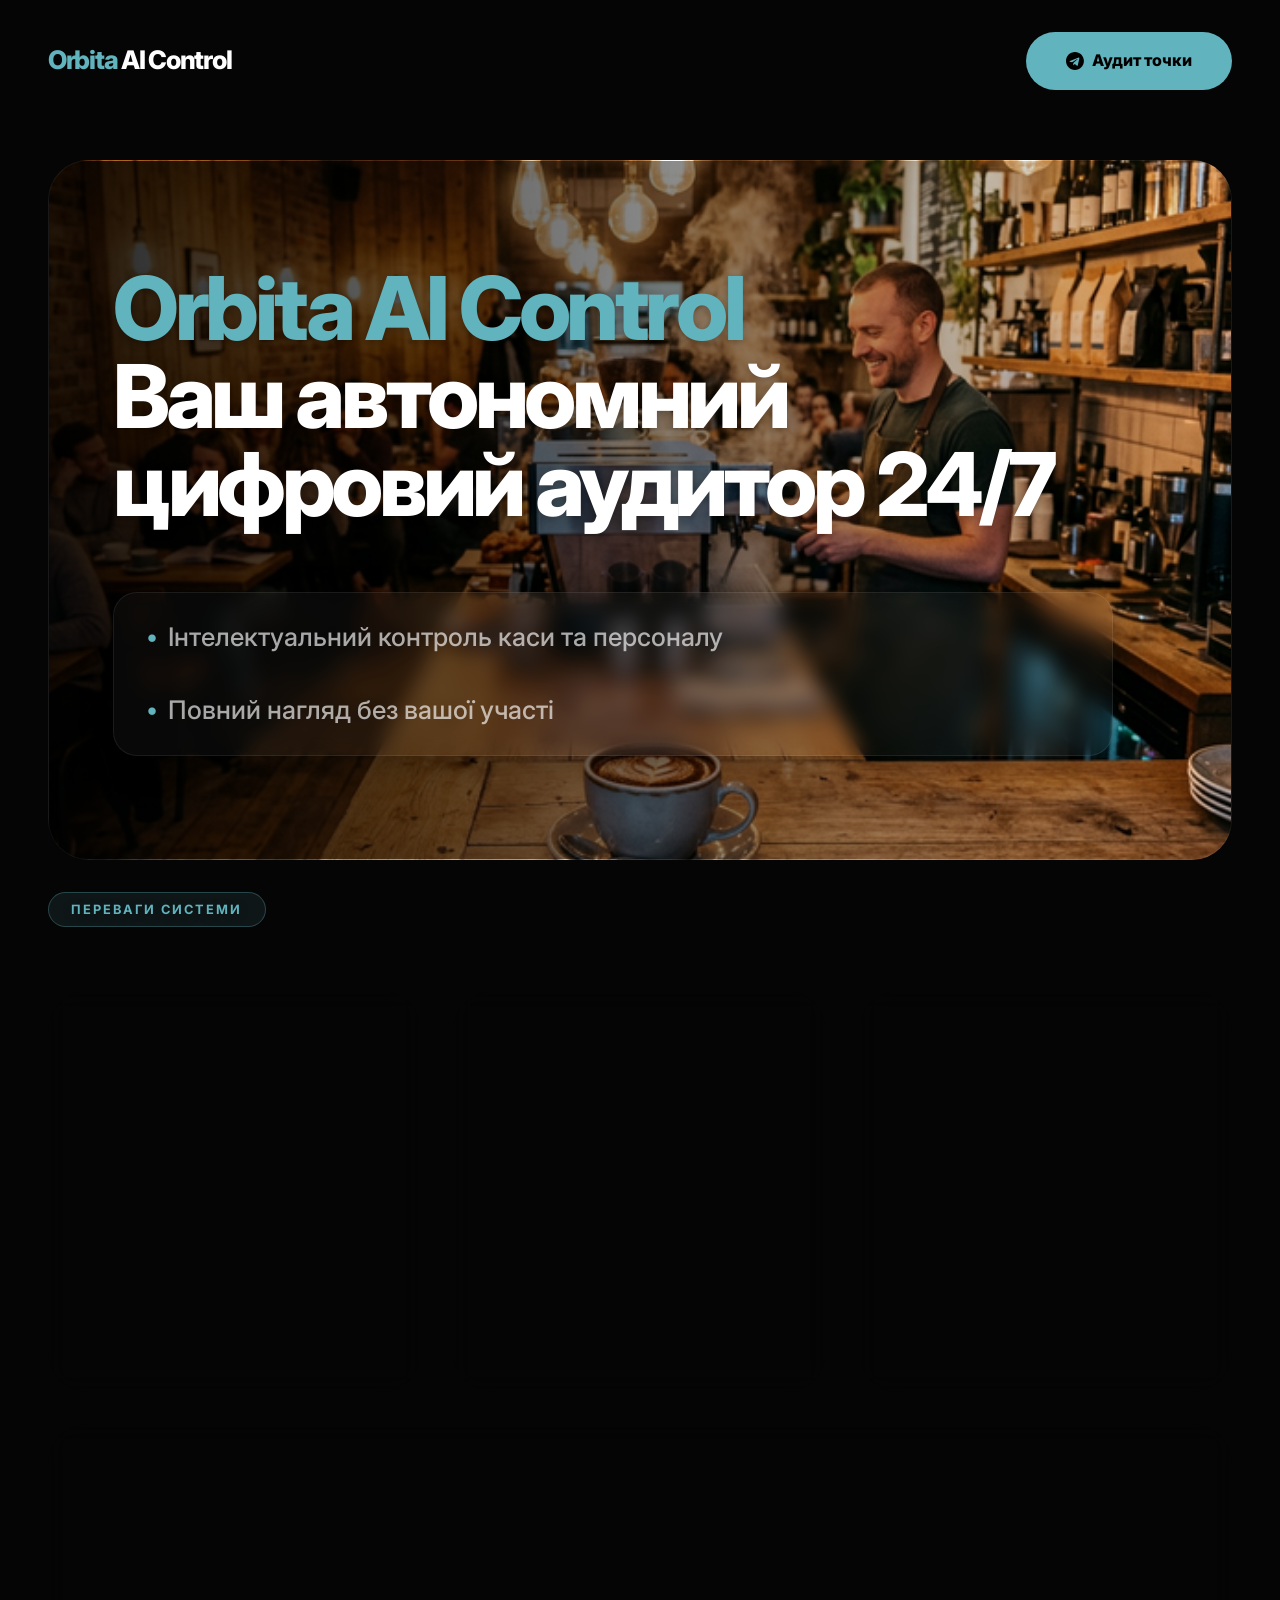
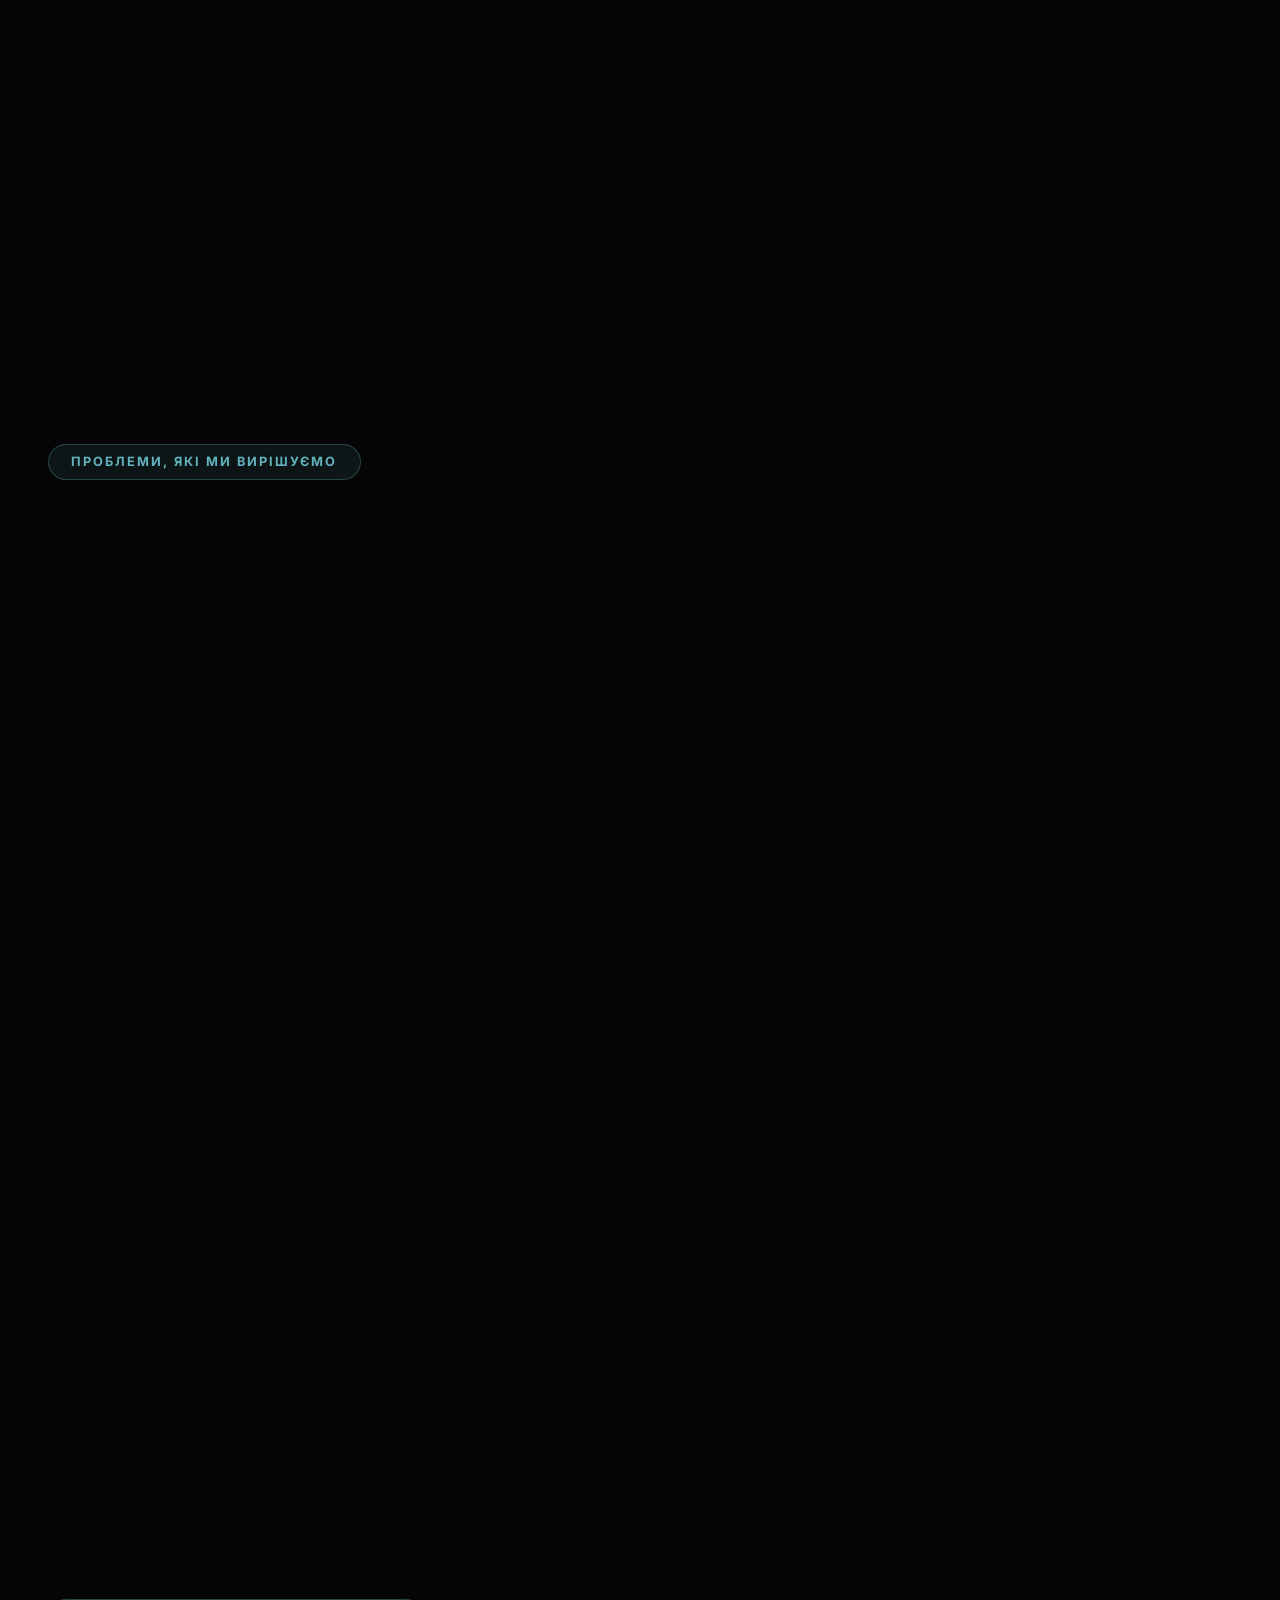
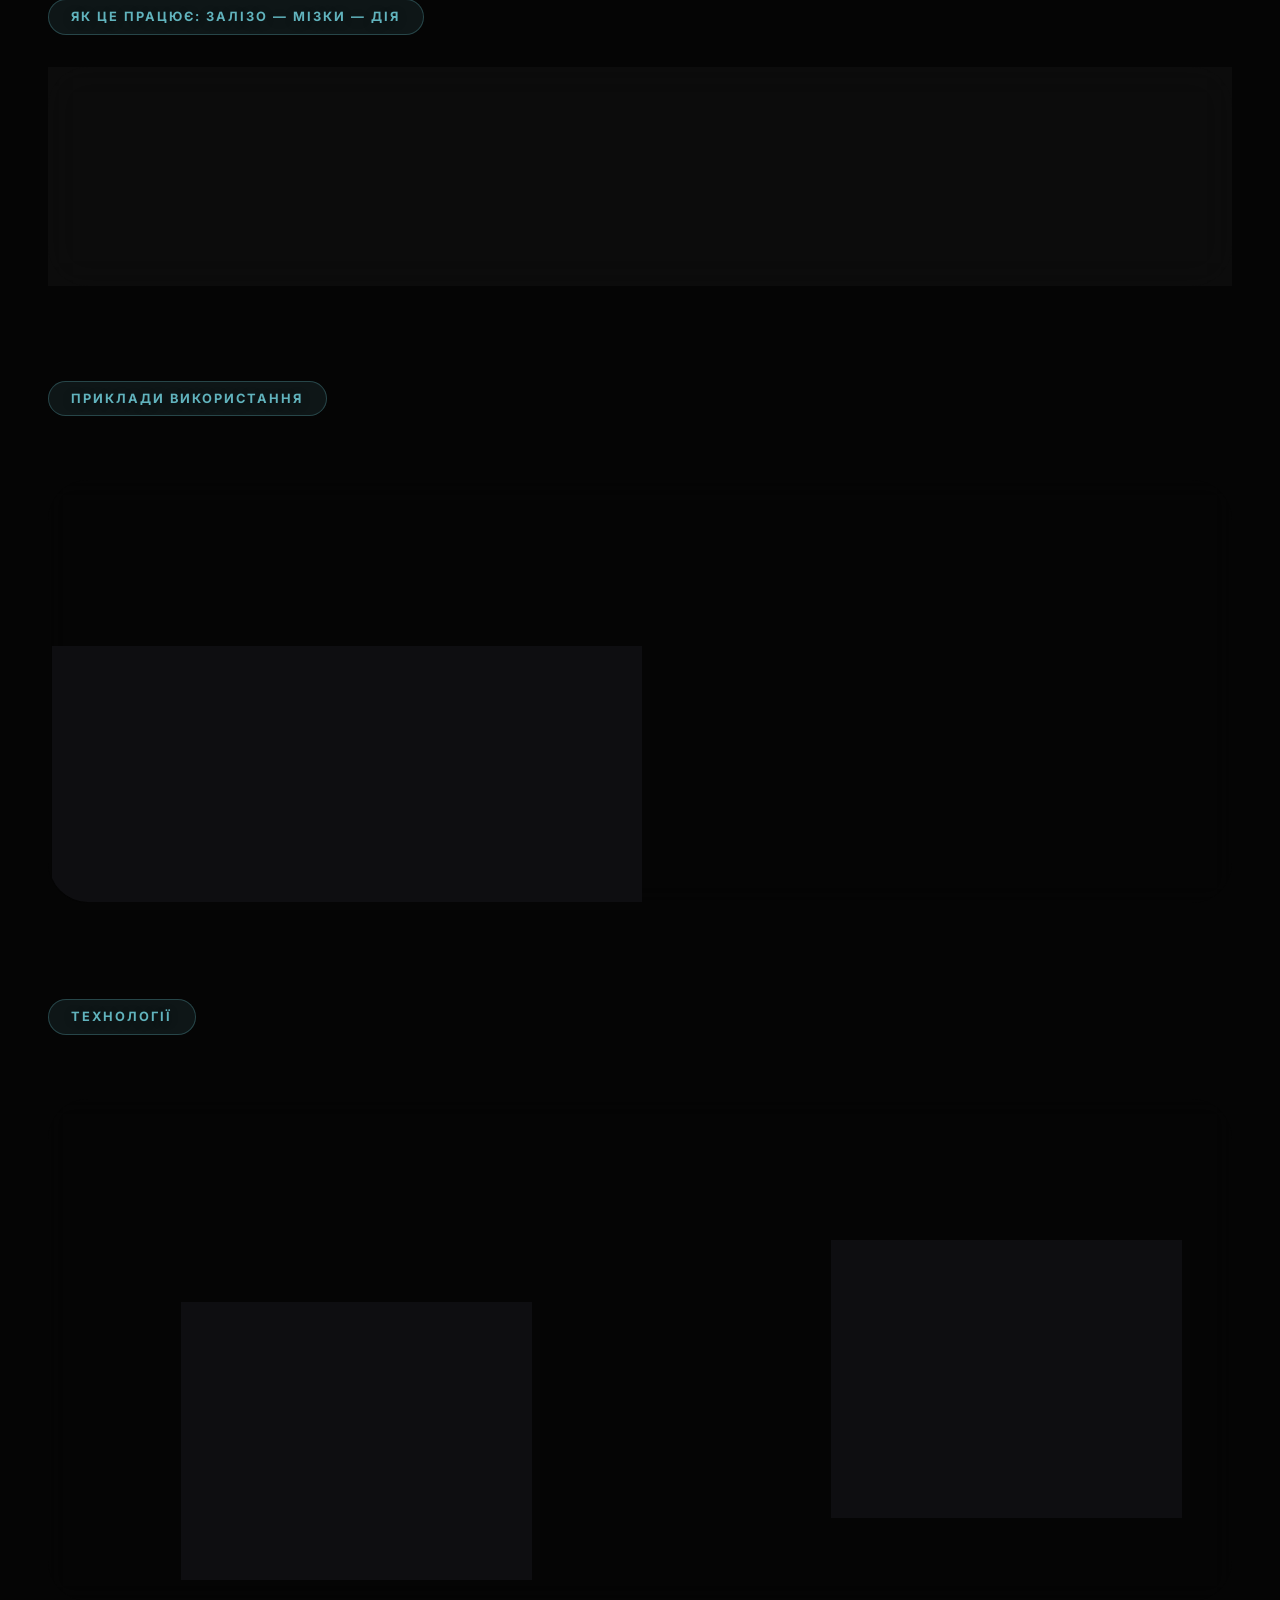
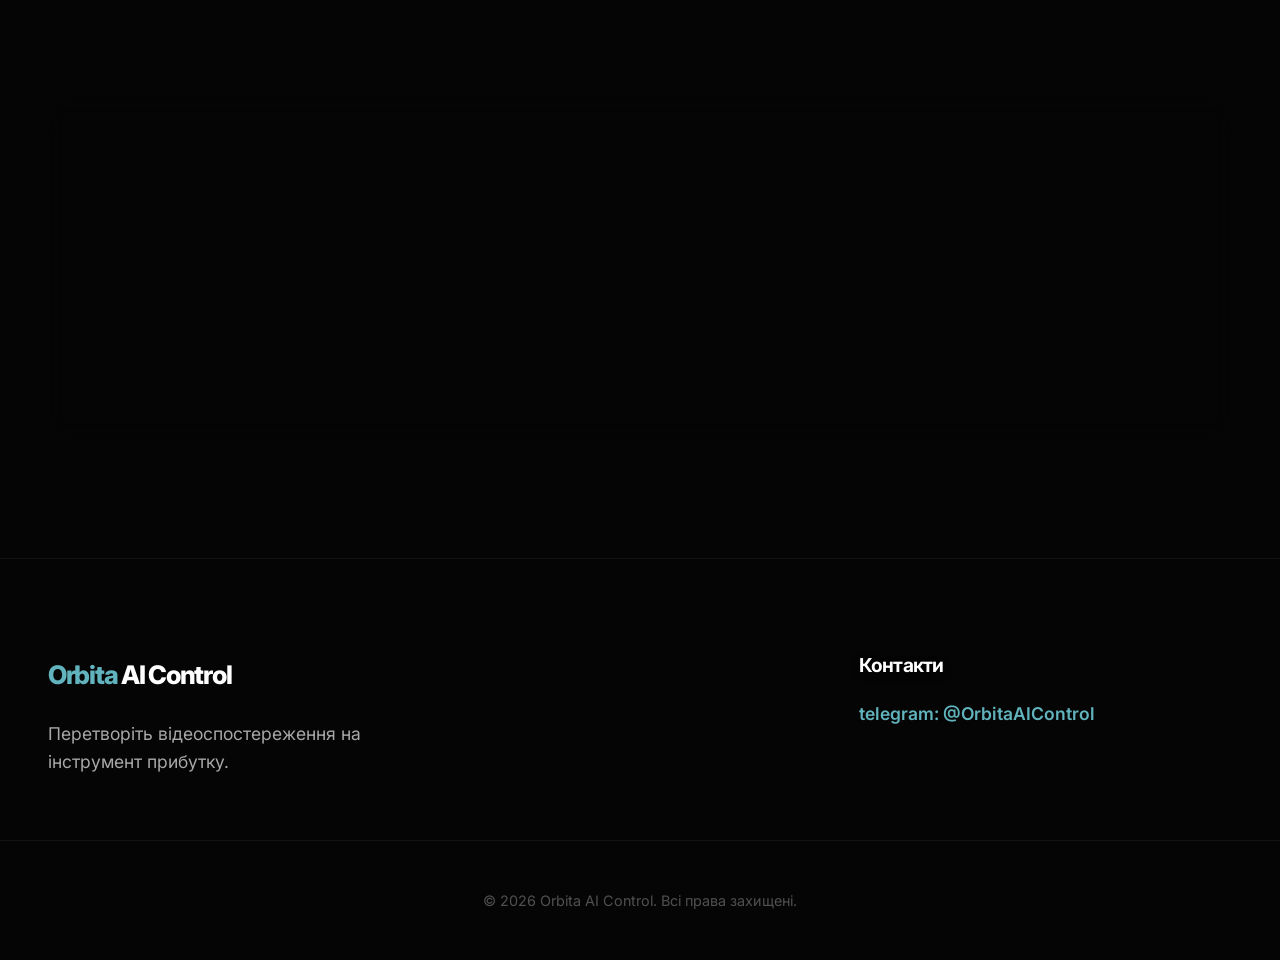
<file: index.html>
<!DOCTYPE html>
<html lang="uk">

<head>
    <meta charset="UTF-8">
    <meta name="viewport" content="width=device-width, initial-scale=1.0">
    <meta name="description"
        content="Orbita AI Control — Автономна система ІІ-аудиту, що працює 24/7. Контроль каси, персоналу та безпеки.">
    <title>Orbita AI Control | Ваш бізнес під наглядом інтелекту</title>
    <link rel="stylesheet" href="css/style.css">
    <link rel="preconnect" href="https://fonts.googleapis.com">
    <link rel="preconnect" href="https://fonts.gstatic.com" crossorigin>
    <link href="https://fonts.googleapis.com/css2?family=Inter:wght@300;400;600;800&display=swap" rel="stylesheet">
    <link rel="preload" as="image" href="images/hero-bg.png">
</head>

<body>
    <header class="header" id="header">
        <div class="container header-container">
            <a href="#" class="logo">
                <span class="logo-accent">Orbita</span> AI Control
            </a>
            <div class="header-actions">
                <a href="https://t.me/OrbitaAIControl" target="_blank" class="btn btn-primary nav-btn">
                    <svg style="width: 18px; height: 18px; fill: currentColor; margin-right: 8px;" viewBox="0 0 24 24">
                        <path
                            d="M11.944 0C5.352 0 0 5.352 0 11.944c0 6.592 5.352 11.944 11.944 11.944 6.592 0 11.944-5.352 11.944-11.944C23.888 5.352 18.536 0 11.944 0zm5.833 8.356l-1.99 9.389c-.148.667-.546.824-1.102.518l-3.037-2.231-1.463 1.407c-.161.161-.295.295-.602.295l.217-3.083 5.611-5.07c.245-.217-.051-.334-.375-.12l-6.935 4.361-2.99-.935c-.648-.204-.658-.648.139-.958l11.694-4.509c.542-.199 1.014.125.833.935z" />
                    </svg>
                    Аудит точки
                </a>
            </div>
        </div>
    </header>

    <main class="page-main" id="home">
        <div class="container container-bento">
            <div class="bento-grid">

                <!-- 1. Hero Section -->
                <div class="bento-card bento-span-3 hero-card-custom fade-in">
                    <div class="bento-content text-left" style="max-width: 1000px;">
                        <h1 class="hero-title"><span style="color: var(--accent-color);">Orbita AI Control</span><br>Ваш автономний цифровий аудитор 24/7</h1>
                        <div class="hero-features-container">
                            <ul class="hero-features-list">
                                <li><span>•</span> Інтелектуальний контроль каси та персоналу</li>
                                <li><span>•</span> Повний нагляд без вашої участі</li>
                            </ul>
                        </div>
                    </div>
                </div>

                <!-- 1.2. Benefits for Owner -->
                <div class="bento-span-3 section-header-card fade-in" id="benefits">
                    <h2 class="section-badge badge">Переваги системи</h2>
                </div>

                <div class="bento-card bento-span-1 glass-card fade-in">
                    <div class="bento-content">
                        <div class="card-icon icon-turquoise">
                            <svg width="40" height="40" viewBox="0 0 24 24" fill="none" stroke="currentColor" stroke-width="2" stroke-linecap="round" stroke-linejoin="round"><circle cx="12" cy="12" r="10"></circle><polyline points="12 6 12 12 16 14"></polyline></svg>
                        </div>
                        <h3 class="card-title">Економія часу</h3>
                        <p class="card-text">Система сама знайде критичні моменти та надішле звіт у Telegram.</p>
                    </div>
                </div>

                <div class="bento-card bento-span-1 glass-card fade-in delay-1">
                    <div class="bento-content">
                        <div class="card-icon icon-turquoise">
                            <svg width="40" height="40" viewBox="0 0 24 24" fill="none" stroke="currentColor" stroke-width="2" stroke-linecap="round" stroke-linejoin="round"><path d="M12 22s8-4 8-10V5l-8-3-8 3v7c0 6 8 10 8 10z"></path></svg>
                        </div>
                        <h3 class="card-title">Запобігання втратам</h3>
                        <p class="card-text">Моментальне виявлення неоформлених чеків або помилок персоналу.</p>
                    </div>
                </div>

                <div class="bento-card bento-span-1 glass-card fade-in delay-2">
                    <div class="bento-content">
                        <div class="card-icon icon-turquoise">
                            <svg width="40" height="40" viewBox="0 0 24 24" fill="none" stroke="currentColor" stroke-width="2" stroke-linecap="round" stroke-linejoin="round"><path d="M1 12s4-8 11-8 11 8 11 8-4 8-11 8-11-8-11-8z"></path><circle cx="12" cy="12" r="3"></circle></svg>
                        </div>
                        <h3 class="card-title">Об'єктивність 24/7</h3>
                        <p class="card-text">Штучний інтелект працює без вихідних та не має улюбленців.</p>
                    </div>
                </div>

                <!-- 1.5. About System Block -->
                <div class="bento-card bento-span-3 glass-card fade-in delay-1">
                    <div class="bento-content text-center about-content">
                        <h2 class="about-title">Інтелектуальна система управління ефективністю</h2>
                        <p class="about-subtitle">
                            Перетворюємо відео та аудіо на точні дані. Замінюємо суб'єктивні оцінки прозорою аналітикою.
                        </p>

                        <div class="about-inner-block">
                            <h3 class="about-inner-title">Про систему</h3>
                            <p class="about-inner-text">Orbita AI Control – це цифрове рішення, яке аналізує реальні дії співробітників. Ми допомагаємо бізнесу бачити реальну картину взаємодії із клієнтами та виявляти точки зростання виручки.</p>
                        </div>
                    </div>
                </div>

                <!-- 2. Pain Points -->
                <div class="bento-span-3 section-header-card fade-in" id="problems" style="margin-top: 4rem;">
                    <h2 class="section-badge badge">Проблеми, які ми вирішуємо</h2>
                </div>

                <div class="bento-card bento-span-1 glass-card fade-in">
                    <div class="bento-content">
                        <div class="card-icon icon-turquoise">
                            <svg width="40" height="40" viewBox="0 0 24 24" fill="none" stroke="currentColor" stroke-width="2" stroke-linecap="round" stroke-linejoin="round"><path d="M17 21v-2a4 4 0 0 0-4-4H5a4 4 0 0 0-4 4v2"></path><circle cx="9" cy="7" r="4"></circle><path d="M23 21v-2a4 4 0 0 0-3-3.87"></path><path d="M16 3.13a4 4 0 0 1 0 7.75"></path></svg>
                        </div>
                        <h3 class="card-title">Людський фактор</h3>
                        <p class="card-text">Забудьте про «забуті» чеки та помилки касирів. Orbita AI Control бачить кожну дію.</p>
                    </div>
                </div>

                <div class="bento-card bento-span-1 glass-card fade-in delay-1">
                    <div class="bento-content text-center">
                        <div class="stat-value" style="color: var(--accent-color); font-size: 5rem;"> До 20%</div>
                        <div class="stat-label" style="color: #ff4d4d;">Втраченого прибутку</div>
                        <p class="card-text" style="margin-top: 1rem;">Ми повертаємо кошти, які раніше зникали через неефективність.</p>
                    </div>
                </div>

                <div class="bento-card bento-span-1 glass-card fade-in delay-2">
                    <div class="bento-content">
                        <div class="card-icon icon-turquoise">
                            <svg width="40" height="40" viewBox="0 0 24 24" fill="none" stroke="currentColor" stroke-width="2" stroke-linecap="round" stroke-linejoin="round"><polygon points="13 2 3 14 12 14 11 22 21 10 12 10 13 2"></polygon></svg>
                        </div>
                        <h3 class="card-title">Блекаути</h3>
                        <p class="card-text">Наші системи споживають мінімум енергії та працюють повністю автономно.</p>
                    </div>
                </div>



                <div class="bento-card bento-span-3 fade-in delay-1" style="background: transparent; border: none; box-shadow: none; padding: 0;">
                    <div class="telegram-mockup">
                        <div class="tg-header">
                            <div class="tg-avatar">OA</div>
                            <div class="tg-info">
                                <h4>Orbita AI Control</h4>
                                <span>bot</span>
                            </div>
                        </div>
                        <div class="tg-body">
                            <div class="tg-message" style="max-width: 95%;">
                                <p style="margin-bottom: 8px;">📍 <b>Об'єкт:</b> Кафе "Центральне" (Каса #1)<br>
                                   📅 <b>Дата:</b> 11.03.2026<br>
                                   ⏰ <b>Час:</b> 14:22:15</p>
                                
                                <p style="color: #d16666; font-weight: 700; border-left: 2px solid #d16666; padding-left: 8px; margin: 10px 0;">
                                    Система виявила невідповідність між діями персоналу та касовими операціями.
                                </p>

                                <p>📝 <b>Опис порушення:</b><br>
                                Barista прийняв оплату готівкою, але не відкрив касову зміну та не видав чек. Кошти не були поміщені в касу.</p>

                                <div class="tg-stat-grid" style="border-color: #61b3bd; margin: 10px 0;">
                                    <div class="tg-stat-item">📊 <b>Дія:</b> Прийом готівки без чека</div>
                                    <div class="tg-stat-item">💰 <b>Втрати:</b> ~145 грн (орієнтовно)</div>
                                </div>

                                <p>🖼️ <b>Докази:</b><br>
                                <span style="display: block; background: #f0f0f0; border: 1px dashed #ccc; padding: 15px; text-align: center; border-radius: 8px; margin: 5px 0; font-size: 0.8rem; color: #666;">
                                    [Скриншот з камери]
                                </span></p>

                                <p style="font-size: 0.8rem; border-top: 1px solid #eee; padding-top: 8px; margin-top: 8px;">
                                    ⚡ <b>Статус:</b> Повідомлено адміністратора.<br>
                                    ✅ <b>Рекомендація:</b> Звірка каси (14:20-14:25).
                                </p>
                                <span class="tg-message-time">14:22</span>
                            </div>
                        </div>
                    </div>
                </div>

                <!-- 3. How it Works -->
                <div class="bento-span-3 section-header-card fade-in" id="how-it-works" style="margin-top: 2rem;">
                    <h2 class="section-badge badge" style="margin:0;">Як це працює: Залізо — Мізки — Дія</h2>
                </div>

                <div class="bento-card bento-span-3 fade-in">
                    <div class="process-steps">
                        <div class="step">
                            <div class="step-num">1</div>
                            <h4>Встановлення</h4>
                        </div>
                        <div class="step">
                            <div class="step-num">2</div>
                            <h4>Налаштування</h4>
                        </div>
                        <div class="step">
                            <div class="step-num">3</div>
                            <h4>Контроль</h4>
                        </div>
                        <div class="step">
                            <div class="step-num">4</div>
                            <h4>Результат</h4>
                        </div>
                    </div>
                </div>

                <!-- 4. Niche Solutions -->
                <div class="bento-span-3 section-header-card fade-in" id="niche" style="margin-top: 4rem;">
                    <h2 class="section-badge badge">Приклади використання</h2>
                </div>

                <div class="bento-card bento-span-3 tabs-container glass-card fade-in" style="padding: 0;">
                    <div class="tabs-header">
                        <button class="tab-btn active" data-tab="tab-1">Кав'ярні</button>
                        <button class="tab-btn" data-tab="tab-2">Склади</button>
                        <button class="tab-btn" data-tab="tab-3">Обмінники</button>
                        <button class="tab-btn" data-tab="tab-4">Виробництво</button>
                    </div>
                    <div class="tabs-content">
                        <div class="tab-pane active" id="tab-1">
                            <div class="tab-bg tab-bg-1" data-bg="tab-bg-1"></div>
                            <div class="tab-text">
                                <h3>Контроль та аналітика</h3>
                                <p>Приготування напоїв, чистота стійки, чеки повз касу.</p>
                            </div>
                        </div>
                        <div class="tab-pane" id="tab-2">
                            <div class="tab-bg tab-bg-2" data-bg="tab-bg-2"></div>
                            <div class="tab-text">
                                <h3>Логістичний нагляд</h3>
                                <p>Якість пакування, наявність ТТН, техніка безпеки.</p>
                            </div>
                        </div>
                        <div class="tab-pane" id="tab-3">
                            <div class="tab-bg tab-bg-3" data-bg="tab-bg-3"></div>
                            <div class="tab-text">
                                <h3>Фінансова безпека</h3>
                                <p>Перерахунок готівки, безпека зони, відповідність регламенту.</p>
                            </div>
                        </div>
                        <div class="tab-pane" id="tab-4">
                            <div class="tab-bg tab-bg-4" data-bg="tab-bg-4"></div>
                            <div class="tab-text">
                                <h3>Режимний контроль</h3>
                                <p>Дотримання регламентів, фіксування браку на лінії.</p>
                            </div>
                        </div>
                    </div>
                </div>

                <!-- 5. Future Tech -->
                <div class="bento-span-3 section-header-card fade-in" style="margin-top: 4rem;">
                    <h2 class="section-badge badge">Технології</h2>
                </div>

                <div class="bento-card bento-span-3 tech-container glass-card fade-in" style="padding: 0;">
                    <div class="tech-image-wrapper">
                        <div class="tech-callout callout-1">
                            <h4>Візуальний аудит</h4>
                            <p>Система фіксує кожну операцію з бездоганною точністю.</p>
                        </div>
                        <div class="tech-callout callout-2">
                            <h4>Edge Computing</h4>
                            <p>Вся аналітика відбувається на місці. Це максимально безпечно.</p>
                        </div>
                        <div class="tech-callout callout-3">
                            <h4>Smart Tracking</h4>
                            <p>Наш агент розуміє контекст події та порівнює її зі стандартом.</p>
                        </div>
                        <div class="tech-center-img">
                            <img src="images/insta360.png" alt="Hardware" loading="lazy">
                        </div>
                    </div>
                </div>

                <!-- CTA -->
                <div class="bento-card bento-cta bento-span-3 glass-card fade-in" id="contact" style="margin-top: 4rem; padding: clamp(3rem, 8vw, 7rem) clamp(1.5rem, 5vw, 4rem);">
                    <div class="bento-content text-center">
                        <h2 style="font-size: clamp(1.8rem, 5vw, 2.8rem); margin-bottom: 2rem; text-align: center;">Обговорити впровадження</h2>
                        <div style="display: flex; justify-content: center;">
                            <a href="https://t.me/OrbitaAIControl" target="_blank" class="btn btn-telegram">
                                Зв'язатися в Telegram
                            </a>
                        </div>
                    </div>
                </div>

            </div>
        </div>
    </main>

    <footer class="footer">
        <div class="container footer-container">
            <div class="footer-brand">
                <a href="#" class="logo">
                    <span class="logo-accent">Orbita</span> AI Control
                </a>
                <p>Перетворіть відеоспостереження на інструмент прибутку.</p>
            </div>

            <div class="footer-contact">
                <h4>Контакти</h4>
                <p><a href="https://t.me/OrbitaAIControl">telegram: @OrbitaAIControl</a></p>
            </div>
        </div>
        <div class="footer-bottom container">
            <p>© 2026 Orbita AI Control. Всі права захищені.</p>
        </div>
    </footer>
    <script src="js/main.js"></script>
</body>

</html>
</file>
<file: css/style.css>
:root {
    --bg-color: #050505;
    --surface-color: rgba(255, 255, 255, 0.03);
    --surface-light: rgba(255, 255, 255, 0.06);
    --accent-color: #61b3bd;
    --accent-glow: rgba(97, 179, 189, 0.3);
    --text-primary: #ffffff;
    --text-secondary: rgba(255, 255, 255, 0.65);
    --font-main: 'Inter', system-ui, -apple-system, sans-serif;
    --transition: 0.5s cubic-bezier(0.16, 1, 0.3, 1);
    --border-radius: 40px;
    --grid-gap: 32px;
}

* {
    margin: 0;
    padding: 0;
    box-sizing: border-box;
    -webkit-font-smoothing: antialiased;
    -moz-osx-font-smoothing: grayscale;
}

img, video, canvas, svg {
    max-width: 100%;
    height: auto;
}

html {
    scroll-behavior: smooth;
    overflow-x: hidden;
    width: 100%;
}

body {
    font-family: var(--font-main);
    background-color: var(--bg-color);
    color: var(--text-primary);
    line-height: 1.6;
    font-weight: 400;
    overflow-x: hidden;
}

/* Typography */
h1, h2, h3, h4 {
    line-height: 1.1;
    font-weight: 800;
    letter-spacing: -0.04em;
    text-shadow: 0 2px 10px rgba(0,0,0,0.3);
}

h1, h2 {
    color: var(--text-primary);
}

.highlight {
    color: var(--accent-color);
    text-shadow: 0 0 20px var(--accent-glow);
}

/* Utility */
.container {
    max-width: 1400px;
    margin: 0 auto;
    padding: 0 3rem;
}

/* Header */
.header {
    position: fixed;
    top: 0;
    left: 0;
    width: 100%;
    z-index: 1000;
    padding: 2rem 0;
    transition: var(--transition);
    background: transparent;
}

.header.scrolled {
    background: rgba(5, 5, 5, 0.7);
    backdrop-filter: blur(20px);
    -webkit-backdrop-filter: blur(20px);
    padding: 1.2rem 0;
    border-bottom: 1px solid rgba(255, 255, 255, 0.05);
}

.header-container {
    display: flex;
    justify-content: space-between;
    align-items: center;
}

.header-actions {
    display: flex;
    align-items: center;
    gap: 1.5rem;
}

.logo {
    font-size: 1.6rem;
    font-weight: 800;
    color: var(--text-primary);
    text-decoration: none;
    letter-spacing: -0.05em;
}

.logo-accent {
    color: var(--accent-color);
}

/* Buttons */
.btn {
    display: inline-flex;
    align-items: center;
    justify-content: center;
    padding: 1rem 2.5rem;
    border-radius: 100px;
    font-family: inherit;
    font-weight: 600;
    font-size: 1rem;
    text-decoration: none;
    cursor: pointer;
    transition: var(--transition);
    border: none;
}

.btn-primary {
    background-color: var(--accent-color);
    color: #000;
}

.btn-primary:hover {
    transform: scale(1.05);
    box-shadow: 0 0 30px var(--accent-glow);
}

.btn-telegram {
    background-color: transparent;
    color: #fff;
    padding: 0.85rem 2rem;
    font-weight: 600;
    font-size: 0.95rem;
    border: 1px solid rgba(255, 255, 255, 0.25);
    letter-spacing: 0.03em;
    gap: 0.5rem;
}

.btn-telegram:hover {
    background-color: var(--accent-color);
    border-color: var(--accent-color);
    color: #000;
    transform: translateY(-3px) scale(1.03);
    box-shadow: 0 8px 24px rgba(97, 179, 189, 0.3);
}

/* Layout Overrides */
.page-main {
    padding-top: 160px;
    padding-bottom: 120px;
}

/* Bento Grid System */
.bento-grid {
    display: grid;
    grid-template-columns: repeat(3, 1fr);
    grid-auto-rows: minmax(min-content, auto);
    gap: var(--grid-gap);
}

.bento-card {
    background: var(--surface-color);
    backdrop-filter: blur(20px);
    -webkit-backdrop-filter: blur(20px);
    border: 1px solid rgba(255, 255, 255, 0.05);
    border-radius: var(--border-radius);
    padding: 60px;
    position: relative;
    overflow: hidden;
    transition: transform 0.5s cubic-bezier(0.16, 1, 0.3, 1), box-shadow 0.5s cubic-bezier(0.16, 1, 0.3, 1);
    will-change: transform;
    display: flex;
    flex-direction: column;
    contain: layout style;
}

.bento-card:hover {
    transform: translateY(-4px);
    box-shadow: 0 20px 50px rgba(0, 0, 0, 0.4);
}

.bento-span-1 {
    grid-column: span 1;
}

.bento-span-2 {
    grid-column: span 2;
}

.bento-span-3 {
    grid-column: span 3;
}

.bento-row-span-2 {
    grid-row: span 2;
}

/* Bento Content Alignment */
.bento-content {
    position: relative;
    z-index: 2;
    height: 100%;
    display: flex;
    flex-direction: column;
    justify-content: center;
}

.text-center {
    align-items: center;
    text-align: center;
}

/* Bento Specific Card Styles */
.hero-card-custom {
    background-image: linear-gradient(to right, rgba(0,0,0,0.85) 0%, rgba(0,0,0,0.4) 60%, transparent 100%), url('../images/cafe-hero-bg.jpg');
    background-size: cover;
    background-position: center;
    background-repeat: no-repeat;
    min-height: 700px;
    padding: 6rem 4rem;
    justify-content: flex-end;
}

.bento-hero {
    justify-content: center;
}

.badge {
    display: inline-block;
    padding: 0.6rem 1.4rem;
    background: rgba(97, 179, 189, 0.1);
    color: var(--accent-color);
    border: 1px solid rgba(97, 179, 189, 0.3);
    border-radius: 100px;
    font-size: 0.8rem;
    font-weight: 700;
    margin-bottom: 2rem;
    text-transform: uppercase;
    letter-spacing: 2px;
    align-self: flex-start;
}

.hero-title,
.section-title {
    font-size: clamp(3rem, 7vw, 5.5rem);
    margin-bottom: 2rem;
    letter-spacing: -0.05em;
    line-height: 1;
    word-wrap: break-word;
}

.hero-features-container {
    background: rgba(255, 255, 255, 0.03);
    backdrop-filter: blur(10px);
    -webkit-backdrop-filter: blur(10px);
    border: 1px solid rgba(255, 255, 255, 0.08);
    border-radius: 24px;
    padding: 1.5rem 2rem;
    display: inline-block;
    margin-top: 2rem;
    box-shadow: 0 8px 32px 0 rgba(0, 0, 0, 0.3);
}

.hero-features-list {
    list-style: none;
    padding: 0;
    margin: 0;
    display: flex;
    flex-wrap: wrap;
    gap: 2rem;
}

.hero-features-list li {
    font-size: clamp(1rem, 3.5vw, 1.6rem);
    font-weight: 500;
    color: var(--text-secondary);
    display: flex;
    align-items: center;
    gap: 10px;
}

.hero-features-list li span {
    color: var(--accent-color);
    font-size: 1.5rem;
}

.hero-description {
    font-size: 1.15rem;
    color: var(--text-secondary);
    margin-bottom: 2.5rem;
    max-width: 600px;
    line-height: 1.6;
}

.hero-actions {
    display: flex;
    gap: 1rem;
    flex-wrap: wrap;
}

/* About System Block */
.about-content {
    max-width: 1000px;
    margin: 0 auto;
    width: 100%;
}

.about-title {
    font-size: 2.5rem;
    margin-bottom: 2rem;
}

.about-subtitle {
    font-size: 1.25rem;
    color: var(--accent-color);
    margin-bottom: 3rem;
    font-weight: 500;
}

.about-inner-block {
    background: rgba(255,255,255,0.02);
    padding: 3rem;
    border-radius: 30px;
    border: 1px solid rgba(255,255,255,0.05);
    text-align: left;
}

.about-inner-title {
    margin-bottom: 1rem;
}

.about-inner-text {
    color: var(--text-secondary);
    font-size: clamp(1rem, 3vw, 1.45rem);
    line-height: 1.6;
}

/* Bento Image Card */
.bento-image {
    padding: 0;
    justify-content: center;
    align-items: center;
    background: linear-gradient(145deg, var(--surface-light), var(--surface-color));
}

.hero-image {
    width: 100%;
    height: 100%;
    object-fit: cover;
    opacity: 0.9;
    transition: var(--transition);
}

.bento-image:hover .hero-image {
    transform: scale(1.03);
}

.glow-effect {
    position: absolute;
    inset: 0;
    box-shadow: inset 0 0 50px rgba(93, 126, 158, 0.15);
    pointer-events: none;
    z-index: 1;
}

/* Bento Features & Stats */
.card-title {
    font-size: 1.5rem;
    margin-bottom: 1rem;
    font-weight: 700;
}

.card-text {
    color: var(--text-secondary);
    font-size: clamp(1rem, 2.8vw, 1.35rem);
    font-weight: 500;
}

.card-icon {
    font-size: 3rem;
    margin-bottom: 1.5rem;
    display: flex;
    align-items: center;
    justify-content: flex-start;
}

.text-center .card-icon {
    justify-content: center;
}

.feature-list {
    list-style: none;
    margin-top: 1.5rem;
}

.feature-list li {
    display: flex;
    align-items: center;
    gap: 1rem;
    margin-bottom: 1rem;
    font-weight: 600;
    font-size: 1.1rem;
}

.feature-list .icon {
    width: 24px;
    height: 24px;
    fill: var(--accent-color);
}

.stat-value {
    font-size: clamp(3rem, 5vw, 4.5rem);
    font-weight: 800;
    margin-bottom: 0.5rem;
    line-height: 1;
}

.stat-label {
    color: #000;
    font-size: 1.1rem;
    text-transform: uppercase;
    letter-spacing: 1.5px;
    font-weight: 800;
}

.bento-stat-accent {
    background-color: var(--accent-color);
    color: #000;
    box-shadow: 0 0 30px var(--accent-glow);
    border-top: none;
}

.bento-stat-accent .stat-value,
.bento-stat-accent .stat-label {
    color: #000;
    font-weight: 800;
    text-shadow: none;
}

/* Compact Card Variant */
.bento-card.card-compact {
    padding: 24px;
    border-radius: 24px;
}

.bento-card.card-compact .card-icon {
    font-size: 2.2rem;
    margin-bottom: 0.75rem;
}

.bento-card.card-compact .card-title {
    font-size: 1.4rem;
    margin-bottom: 0.6rem;
}

.bento-card.card-compact .stat-value {
    font-size: 2.8rem !important;
}

.bento-card.card-compact .card-text {
    font-size: 1.15rem;
    line-height: 1.5;
}

/* Arrow Card Variant */
.card-arrow {
    position: relative;
    clip-path: polygon(0% 0%, calc(100% - 30px) 0%, 100% 50%, calc(100% - 30px) 100%, 0% 100%);
    padding-right: 60px !important;
}

/* Glassmorphism Card Variant */
.glass-card {
    background: #1e1e22 !important;
    backdrop-filter: blur(12px);
    -webkit-backdrop-filter: blur(12px);
    border: 1px solid rgba(97, 179, 189, 0.3) !important;
    box-shadow: 0 8px 32px 0 rgba(0, 0, 0, 0.3) !important;
    transition: transform 0.4s ease, border-color 0.4s ease, background 0.4s ease !important;
}

.glass-card:hover {
    background: #252529 !important;
    border-color: rgba(97, 179, 189, 0.5) !important;
    transform: translateY(-8px);
}

/* Electronic Receipt Style */
.receipt-card {
    background-color: #fff !important;
    color: #000 !important;
    font-family: 'Courier New', Courier, monospace;
    padding: 2rem 1.5rem !important;
    position: relative;
    border: none !important;
    box-shadow: 0 10px 30px rgba(0, 0, 0, 0.4) !important;
    overflow: visible !important;
    max-width: 480px;
    margin-left: auto !important;
    margin-right: auto !important;
}

.receipt-card::before,
.receipt-card::after {
    content: "";
    position: absolute;
    left: 0;
    width: 100%;
    height: 15px;
    background-size: 20px 20px;
    z-index: 2;
}

.receipt-card::before {
    top: -10px;
    background-image: radial-gradient(circle at 10px 15px, transparent 12px, #f8f9fa 13px);
}

.receipt-card::after {
    bottom: -10px;
    background-image: radial-gradient(circle at 10px 5px, transparent 12px, #f8f9fa 13px);
}

.receipt-header {
    text-align: center;
    border-bottom: 2px dashed #ccc;
    padding-bottom: 1.5rem;
    margin-bottom: 1.5rem;
}

.receipt-header h3 {
    color: #000 !important;
    font-size: 1.5rem !important;
    text-transform: uppercase;
    font-weight: 800;
    line-height: 1.2;
}

.receipt-section {
    margin-bottom: 2rem;
}

.receipt-section-title {
    font-weight: 800;
    margin-bottom: 0.75rem;
    display: flex;
    align-items: center;
    gap: 0.5rem;
    font-size: 1.4rem;
    color: #000 !important;
}

.receipt-item {
    display: flex;
    justify-content: space-between;
    margin-bottom: 0.8rem;
    font-size: 1.4rem;
    line-height: 1.2;
    color: #000 !important;
    font-weight: 800;
}

.receipt-divider {
    border-top: 2px dashed #bbb;
    margin: 1.5rem 0;
}

.receipt-card .card-text {
    color: #000 !important;
    font-size: 1.25rem !important;
    font-weight: 700;
    line-height: 1.3;
}

.icon-turquoise {
    color: var(--accent-color) !important;
}

.btn-primary {
    background-color: #61b3bd;
    border: none;
    font-weight: 800;
}

.btn-primary:hover {
    background-color: #529ba4;
    box-shadow: 0 0 25px rgba(97, 179, 189, 0.5);
}

@media (max-width: 768px) {
    .card-arrow {
        clip-path: none;
        padding-right: 40px !important;
    }
}

/* CTA Card */
.bento-glow {
    position: relative;
}

.bento-glow::before {
    content: '';
    position: absolute;
    top: 0;
    left: 0;
    width: 100%;
    height: 100%;
    background: radial-gradient(circle at center, rgba(93, 126, 158, 0.15) 0%, transparent 70%);
    pointer-events: none;
}

.bento-cta {
    align-items: center;
    text-align: center;
}

.bento-cta h2 {
    font-size: 2.2rem;
    margin-bottom: 2rem;
    letter-spacing: -0.5px;
}

.cta-form {
    display: flex;
    gap: 1rem;
    justify-content: center;
    width: 100%;
    max-width: 500px;
    margin: 0 auto;
}

.form-input {
    padding: 1rem 1.5rem;
    border-radius: 12px;
    border: 1px solid rgba(255, 255, 255, 0.1);
    background: rgba(0, 0, 0, 0.7);
    color: var(--text-primary);
    font-family: inherit;
    font-size: 1rem;
    flex: 1;
    transition: var(--transition);
}

.form-input:focus {
    outline: none;
    border-color: var(--accent-color);
    box-shadow: 0 0 15px rgba(93, 126, 158, 0.2);
}

.bento-cta .btn {
    border-radius: 12px;
}

/* Animations (Scroll) — GPU only: opacity + transform */
.fade-in {
    opacity: 0;
    transform: translateY(40px);
    transition: opacity 1s cubic-bezier(0.16, 1, 0.3, 1), transform 1s cubic-bezier(0.16, 1, 0.3, 1);
    will-change: transform, opacity;
    backface-visibility: hidden;
    -webkit-backface-visibility: hidden;
}

.fade-in.visible {
    opacity: 1;
    transform: translateY(0);
    will-change: auto; /* Release after animation */
}

.delay-1 {
    transition-delay: 0.15s;
}

.delay-2 {
    transition-delay: 0.3s;
}

/* Footer */
.footer {
    background: var(--bg-color);
    padding: 6rem 0 3rem;
    border-top: 1px solid rgba(255, 255, 255, 0.05);
}

.footer-container {
    display: grid;
    grid-template-columns: 2fr 1fr;
    gap: 4rem;
    margin-bottom: 4rem;
}

.footer-brand p {
    color: var(--text-secondary);
    margin-top: 1.5rem;
    font-size: 1.1rem;
    max-width: 400px;
}

.footer h4 {
    margin-bottom: 1.5rem;
    font-size: 1.2rem;
    font-weight: 700;
}

.footer-contact a {
    color: var(--accent-color);
    text-decoration: none;
    font-size: 1.1rem;
    font-weight: 600;
}

.footer-bottom {
    text-align: center;
    padding-top: 3rem;
    border-top: 1px solid rgba(255, 255, 255, 0.05);
    color: rgba(255, 255, 255, 0.3);
    font-size: 0.9rem;
}

@media (max-width: 768px) {
    .footer {
        padding: 4rem 0 2rem;
    }

    .footer-container {
        grid-template-columns: 1fr;
        gap: 2.5rem;
        text-align: center;
    }

    .footer-brand p {
        max-width: 100%;
        margin: 1rem auto 0;
    }
}

/* --- NEW COMPONENTS CSS --- */

/* Orbits Hero */
.orbits-container {
    position: absolute;
    top: 50%;
    left: 50%;
    transform: translate(-50%, -50%);
    width: 100vw;
    max-width: 800px;
    height: 800px;
    pointer-events: none;
    z-index: 1;
    opacity: 0.6;
    overflow: hidden;
}

.orbit {
    position: absolute;
    top: 50%;
    left: 50%;
    transform: translate(-50%, -50%);
    border: 1px solid rgba(93, 126, 158, 0.15);
    border-radius: 50%;
    animation: rotate linear infinite;
}

.orbit-1 {
    width: 300px;
    height: 300px;
    animation-duration: 20s;
}

.orbit-2 {
    width: 500px;
    height: 500px;
    border-style: dashed;
    animation-duration: 35s;
    animation-direction: reverse;
    border-color: rgba(93, 126, 158, 0.3);
}

.orbit-3 {
    width: 700px;
    height: 700px;
    animation-duration: 50s;
}

.cpu-center {
    position: absolute;
    top: 50%;
    left: 50%;
    transform: translate(-50%, -50%);
    width: 60px;
    height: 60px;
    background: var(--surface-color);
    border: 2px solid var(--accent-color);
    border-radius: 12px;
    display: flex;
    align-items: center;
    justify-content: center;
    font-weight: 800;
    font-size: 1.2rem;
    color: var(--accent-color);
    box-shadow: 0 0 30px var(--accent-glow);
}

@keyframes rotate {
    0% {
        transform: translate(-50%, -50%) rotate(0deg);
    }

    100% {
        transform: translate(-50%, -50%) rotate(360deg);
    }
}

/* Process Steps */
.process-steps {
    display: grid;
    grid-template-columns: repeat(4, 1fr);
    gap: 2rem;
}

.step {
    position: relative;
    padding-top: 4rem;
}

.step::before {
    content: '';
    position: absolute;
    top: 25px;
    left: 60px;
    width: calc(100% - 40px);
    height: 2px;
    background: rgba(93, 126, 158, 0.2);
}

.step:last-child::before {
    display: none;
}

.step-num {
    width: 50px;
    height: 50px;
    background: #FFD700;
    color: #000;
    border: 2px solid #FFD700;
    border-radius: 50%;
    display: flex;
    align-items: center;
    justify-content: center;
    font-weight: 800;
    position: absolute;
    top: 0;
    left: 0;
    z-index: 2;
    box-shadow: 0 0 20px rgba(255, 215, 0, 0.4);
}

.step h4 {
    margin-bottom: 0.5rem;
    font-size: 1.4rem;
    color: #fff;
}

.step p {
    color: var(--text-secondary);
    font-size: clamp(0.85rem, 2.5vw, 1.2rem);
}

@media (max-width: 900px) {
    .process-steps {
        grid-template-columns: repeat(4, 1fr);
        gap: 1.5rem;
    }

    .step {
        padding-top: 3.5rem;
        text-align: center;
    }

    .step::before {
        left: 50%;
        width: 100%;
        top: 25px;
    }

    .step-num {
        left: 50%;
        transform: translateX(-50%);
    }
}

@media (max-width: 600px) {
    .process-steps {
        grid-template-columns: repeat(4, 1fr);
        gap: 0.5rem;
    }

    .step {
        padding-top: 2.8rem;
    }

    .step::before {
        top: 15px;
    }

    .step-num {
        width: 32px;
        height: 32px;
        font-size: 0.85rem;
    }

    .step h4 {
        font-size: 0.7rem;
        line-height: 1.1;
    }
}

@media (max-width: 400px) {
    .process-steps {
        gap: 0.2rem;
    }

    .step {
        padding-top: 2.2rem;
    }

    .step-num {
        width: 26px;
        height: 26px;
        font-size: 0.75rem;
    }

    .step h4 {
        font-size: 0.6rem;
        word-break: break-word;
        hyphens: auto;
        padding: 0 2px;
    }

    .step::before {
        top: 13px;
    }
}

/* Tabs */
.tabs-container {
    display: flex;
    flex-direction: column;
}

.tabs-header {
    display: flex;
    border-bottom: 1px solid rgba(255, 255, 255, 0.08);
    background: rgba(0, 0, 0, 0.3);
    overflow-x: auto;
    scrollbar-width: none;
    /* Firefox */
    -ms-overflow-style: none;
    /* IE 10+ */
    -webkit-overflow-scrolling: touch;
}

.tabs-header::-webkit-scrollbar {
    display: none;
    /* Safari/Chrome */
}

.tab-btn {
    flex: 1;
    flex-shrink: 0;
    min-width: 150px;
    padding: 1.5rem 1rem;
    background: none;
    border: none;
    border-bottom: 2px solid transparent;
    color: var(--text-secondary);
    font-size: 1.05rem;
    font-weight: 600;
    cursor: pointer;
    transition: var(--transition);
    white-space: nowrap;
}

.tab-btn.active,
.tab-btn:hover {
    color: var(--accent-color);
    border-bottom-color: var(--accent-color);
    background: rgba(93, 126, 158, 0.05);
}

.tabs-content {
    position: relative;
    min-height: 350px;
    display: flex;
    background: #000;
    border-radius: 0 0 32px 32px;
}

.tab-pane {
    position: absolute;
    top: 0;
    left: 0;
    width: 100%;
    height: 100%;
    opacity: 0;
    pointer-events: none;
    transition: opacity 0.5s ease;
    display: flex;
    align-items: flex-end;
    padding: 3rem;
    overflow: hidden;
    border-radius: 0 0 32px 32px;
}

.tab-pane.active {
    opacity: 1;
    pointer-events: all;
    position: relative;
    min-height: 350px;
}

.tab-bg {
    position: absolute;
    top: 0;
    left: 0;
    width: 100%;
    height: 100%;
    background-size: cover;
    background-position: center;
    z-index: 1;
    opacity: 0;
    /* Start hidden for lazy load */
    filter: brightness(1.1) contrast(1.1);
    transition: transform 10s ease, opacity 0.8s ease;
}

.tab-bg.loaded {
    opacity: 0.8;
}

.tab-pane.active .tab-bg {
    transform: scale(1.05);
}

.tab-bg-1 {
    background-image: linear-gradient(to top, rgba(0, 0, 0, 0.6) 0%, transparent 60%), url('https://images.unsplash.com/photo-1554118811-1e0d58224f24?q=80&w=1447&auto=format&fit=crop');
}

.tab-bg-2 {
    background-image: linear-gradient(to top, rgba(0, 0, 0, 0.6) 0%, transparent 60%), url('../images/warehouse.png');
}

.tab-bg-3 {
    background-image: linear-gradient(to top, rgba(0, 0, 0, 0.6) 0%, transparent 60%), url('https://images.unsplash.com/photo-1526304640581-d334cdbbf45e?q=80&w=1470&auto=format&fit=crop');
}

.tab-bg-4 {
    background-image: linear-gradient(to top, rgba(0, 0, 0, 0.6) 0%, transparent 60%), url('../images/production.png');
}

.tab-text {
    position: relative;
    z-index: 2;
    background: rgba(17, 17, 20, 0.85);
    backdrop-filter: blur(10px);
    padding: 2rem;
    border-radius: 16px;
    border: 1px solid rgba(255, 255, 255, 0.1);
    max-width: 500px;
    box-shadow: 0 10px 30px rgba(0, 0, 0, 0.5);
}

.tab-text h3 {
    font-size: 1.5rem;
    margin-bottom: 0.5rem;
    color: #fff;
}

.tab-text p {
    font-size: clamp(1rem, 3vw, 1.4rem);
    color: var(--text-secondary);
}

/* Future Tech */
.tech-container {
    min-height: 500px;
    background: radial-gradient(circle at center, rgba(17, 17, 20, 1) 0%, #000 100%);
}

.tech-image-wrapper {
    position: relative;
    width: 100%;
    height: 100%;
    display: flex;
    align-items: center;
    justify-content: center;
    min-height: 500px;
    padding: 2rem;
}

.tech-center-img {
    width: 220px;
    height: 220px;
    background: radial-gradient(circle, #2b2f36 0%, #0a0a0c 70%);
    border-radius: 30px;
    border: 1px solid rgba(255, 255, 255, 0.1);
    display: flex;
    align-items: center;
    justify-content: center;
    text-align: center;
    padding: 1.5rem;
    font-weight: 800;
    box-shadow: inset 0 0 0 1px rgba(255, 255, 255, 0.05), 0 20px 40px rgba(0, 0, 0, 0.8), 0 0 60px rgba(93, 126, 158, 0.2);
    z-index: 2;
}

.tech-callout {
    position: absolute;
    background: rgba(17, 17, 20, 0.8);
    backdrop-filter: blur(10px);
    border: 1px solid rgba(93, 126, 158, 0.3);
    padding: 1.5rem;
    border-radius: 16px;
    width: 260px;
    z-index: 3;
    box-shadow: 0 10px 30px rgba(0, 0, 0, 0.5);
    transition: transform 0.3s;
}

.tech-callout:hover {
    transform: translateY(-5px);
    border-color: var(--accent-color);
}

.tech-callout h4 {
    color: var(--accent-color);
    margin-bottom: 0.5rem;
    font-size: 1.1rem;
}

.tech-callout p {
    font-size: clamp(0.85rem, 2.5vw, 1.15rem);
    color: var(--text-secondary);
    line-height: 1.5;
}

.callout-1 {
    top: 15%;
    left: 8%;
}

.callout-2 {
    bottom: 15%;
    left: 15%;
}

.callout-3 {
    top: 35%;
    right: 8%;
}

@media (max-width: 900px) {
    .callout-1 {
        top: 5%;
        left: 5%;
    }

    .callout-2 {
        bottom: 5%;
        left: 10%;
    }

    .callout-3 {
        top: 40%;
        right: 5%;
    }
}

/* Responsive */
@media (max-width: 1024px) {
    .bento-grid {
        grid-template-columns: repeat(2, 1fr);
    }

    .bento-hero,
    .bento-about,
    .bento-cta {
        grid-column: span 2;
    }

    .bento-image {
        grid-column: span 2;
        grid-row: span 1;
        aspect-ratio: 16/9;
    }
}

@media (max-width: 768px) {
    .page-main {
        padding-top: 90px;
    }

    .bento-grid {
        grid-template-columns: 1fr;
    }

    .bento-span-1,
    .bento-span-2,
    .bento-span-3,
    .bento-hero,
    .bento-about,
    .bento-cta,
    .bento-image {
        grid-column: span 1;
        grid-row: span 1;
    }

    .bento-card {
        padding: 30px 24px;
        border-radius: 24px;
    }

    .hero-title,
    .section-title {
        font-size: 2.5rem;
        line-height: 1.1;
        letter-spacing: -0.04em;
    }

    .hero-card-custom {
        min-height: 500px;
        padding: 40px 24px;
        background-image: linear-gradient(to top, rgba(0,0,0,0.9) 0%, rgba(0,0,0,0.6) 100%), url('../images/cafe-hero-bg.jpg');
    }

    .hero-features-container {
        padding: 1.25rem 1.5rem;
        margin-top: 1.5rem;
        width: 100%;
        display: block;
    }

    .hero-features-list {
        gap: 1.2rem;
    }

    .hero-features-list li {
        font-size: 1.05rem;
    }

    .card-text {
        font-size: 1.05rem;
        line-height: 1.5;
    }

    /* About System Block — mobile centering and full-width fix */
    .about-content {
        max-width: 100%;
        text-align: center;
    }

    .about-title {
        font-size: 1.8rem;
        margin-bottom: 1.2rem;
    }

    .about-subtitle {
        font-size: 1.05rem;
        margin-bottom: 2rem;
    }

    .about-inner-block {
        text-align: center;
        padding: 1.5rem;
        border-radius: 20px;
    }

    .about-inner-text {
        font-size: 1rem;
    }

    .tech-callout {
        position: static;
        width: 100%;
        margin-bottom: 1.5rem;
        background: rgba(17, 17, 20, 0.95);
    }

    .tech-image-wrapper {
        flex-direction: column;
        justify-content: flex-start;
    }

    .tech-center-img {
        margin: 2rem auto;
        order: -1;
    }

    .header.scrolled {
        backdrop-filter: none;
        -webkit-backdrop-filter: none;
        background: rgba(0, 0, 0, 0.98);
    }

    .tab-text {
        backdrop-filter: none;
        -webkit-backdrop-filter: none;
        background: rgba(17, 17, 20, 0.98);
    }

    .bento-card {
        box-shadow: none;
        transition: transform 0.2s ease;
    }

    .nav {
        position: fixed;
        top: 0;
        right: -100%;
        width: 100%;
        height: 100vh;
        background: var(--surface-color);
        display: flex;
        flex-direction: column;
        justify-content: center;
        align-items: center;
        transition: 0.4s ease;
        z-index: 999;
    }

    .nav.active {
        right: 0;
    }

    .nav-list {
        flex-direction: column;
        margin-bottom: 2rem;
    }

    .mobile-menu-btn {
        display: flex;
        z-index: 1000;
    }

    .header-actions {
        gap: 0.8rem;
    }

    .nav-btn {
        padding: 0.6rem 1rem;
        font-size: 0.85rem;
    }

    .mobile-menu-btn.active span:nth-child(1) {
        transform: translateY(7px) rotate(45deg);
    }

    .mobile-menu-btn.active span:nth-child(2) {
        opacity: 0;
    }

    .mobile-menu-btn.active span:nth-child(3) {
        transform: translateY(-7px) rotate(-45deg);
    }

    .cta-form {
        flex-direction: column;
    }

    .form-input {
        max-width: 100%;
    }

    /* Tab Button Mobile Optimization */
    .tab-btn {
        min-width: 130px;
        padding: 1.2rem 0.8rem;
        font-size: 0.9rem;
    }
}

/* Telegram Mockup Styles */
.telegram-mockup {
    background-color: #547594; /* Classic Telegram blue background */
    background-image: url('https://www.transparenttextures.com/patterns/cubes.png'); /* Subtle pattern */
    border-radius: 24px;
    overflow: hidden;
    display: flex;
    flex-direction: column;
    max-width: 400px;
    margin: 0 auto;
    box-shadow: 0 15px 35px rgba(0, 0, 0, 0.3);
    border: 1px solid rgba(255, 255, 255, 0.1);
}

.tg-header {
    background-color: #517da2;
    padding: 10px 15px;
    display: flex;
    align-items: center;
    gap: 12px;
    color: #fff;
    border-bottom: 1px solid rgba(0, 0, 0, 0.1);
}

.tg-avatar {
    width: 35px;
    height: 35px;
    background: linear-gradient(135deg, #61b3bd, #517da2);
    border-radius: 50%;
    display: flex;
    align-items: center;
    justify-content: center;
    font-weight: 800;
    font-size: 0.8rem;
    color: #fff;
}

.tg-info h4 {
    font-size: 0.95rem;
    margin-bottom: 2px;
}

.tg-info span {
    font-size: 0.75rem;
    opacity: 0.8;
}

.tg-body {
    padding: 15px;
    display: flex;
    flex-direction: column;
    gap: 10px;
}

.tg-message {
    background-color: #fff;
    color: #000;
    padding: 10px 12px;
    border-radius: 12px 12px 12px 4px;
    max-width: 85%;
    position: relative;
    box-shadow: 0 1px 2px rgba(0, 0, 0, 0.1);
    font-family: var(--font-main);
    align-self: flex-start;
}

.tg-message-time {
    font-size: 0.65rem;
    color: #99aab5;
    text-align: right;
    margin-top: 4px;
    display: block;
}

.tg-message h5 {
    font-weight: 800;
    margin-bottom: 5px;
    color: #517da2;
    font-size: 0.9rem;
}

.tg-message p {
    font-size: 0.85rem;
    line-height: 1.4;
    margin-bottom: 5px;
}

.tg-stat-grid {
    display: grid;
    grid-template-columns: 1fr;
    gap: 4px;
    margin-top: 5px;
    border-left: 2px solid #517da2;
    padding-left: 8px;
}

.tg-stat-item {
    font-size: 0.8rem;
}

.tg-stat-item b {
    color: #000;
}
</file>
